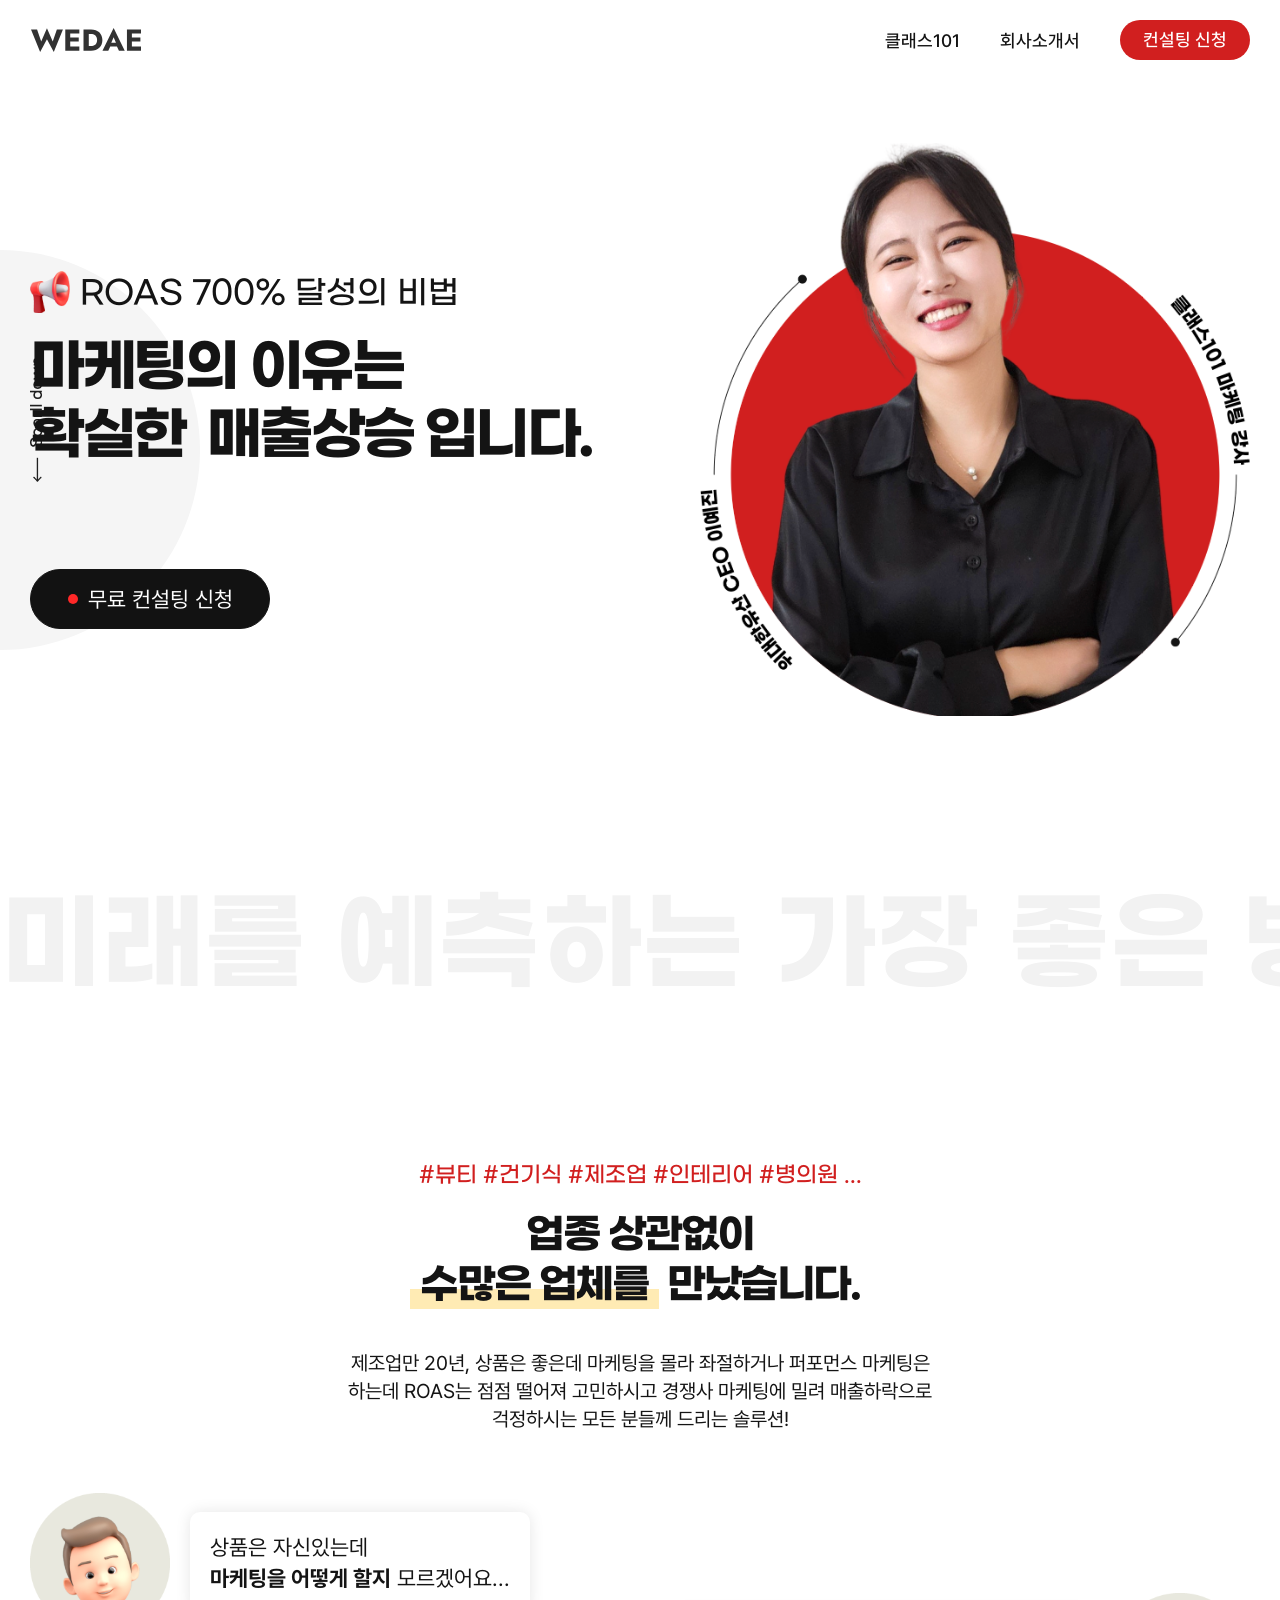
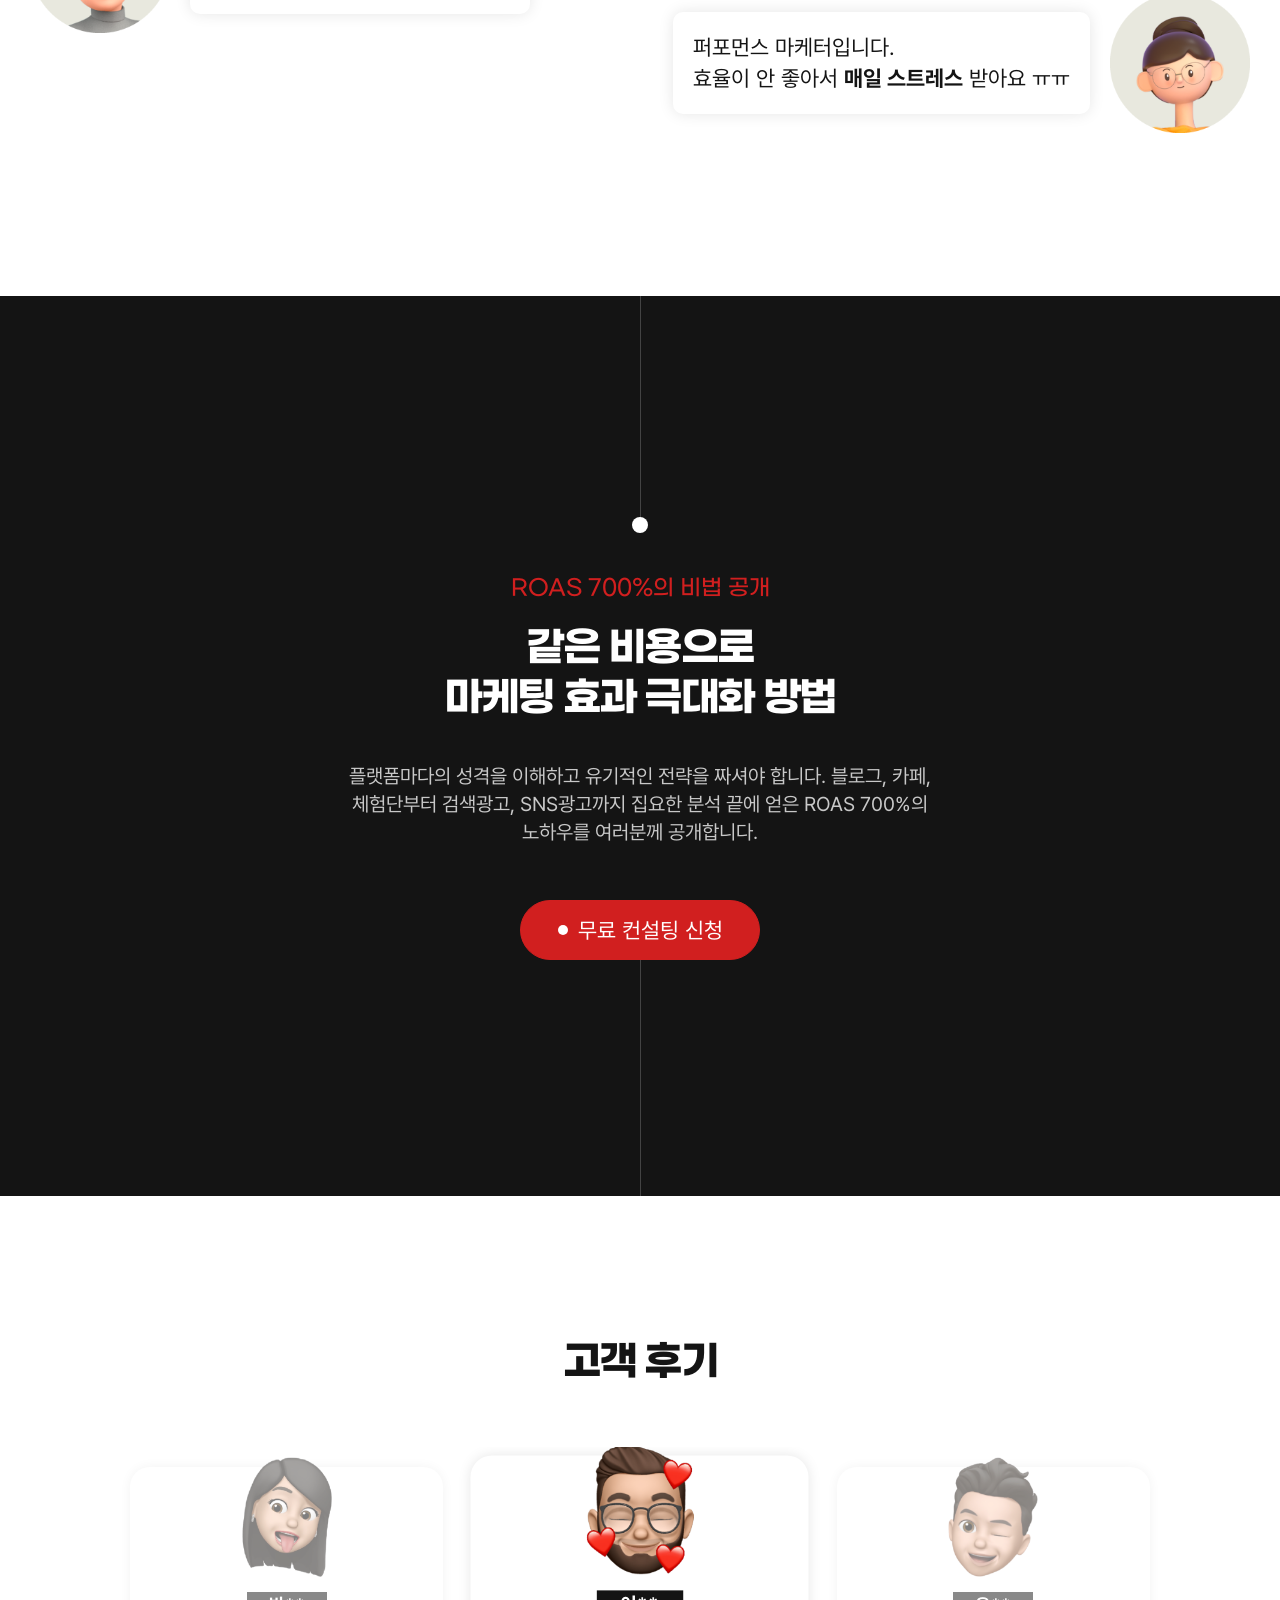
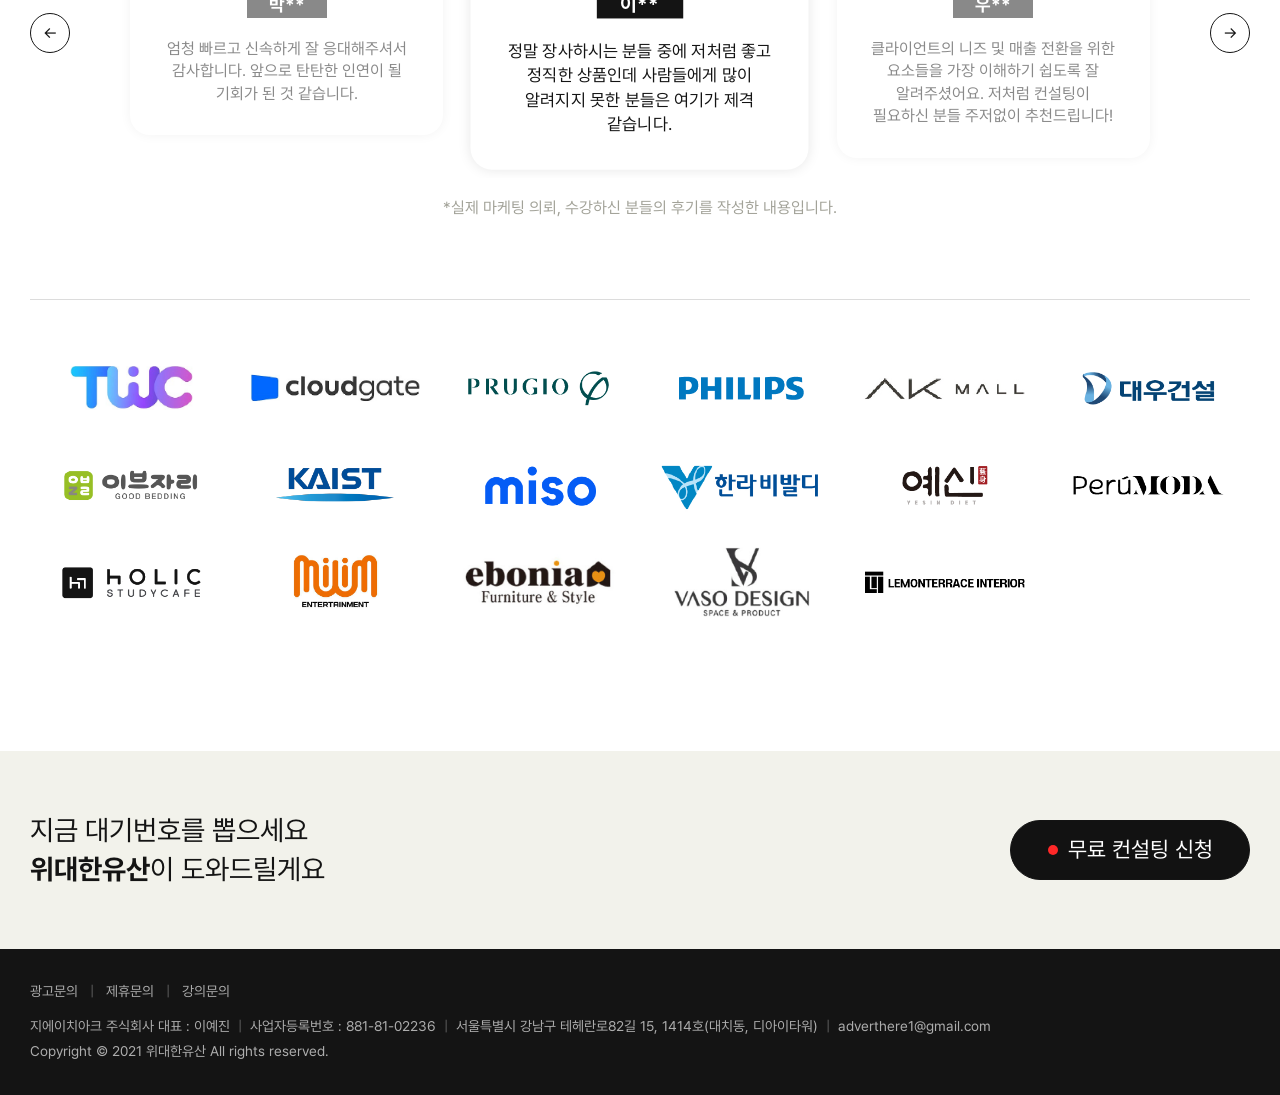
<file: index.html>
<!doctype html>
<html lang="ko">
<head>
  <meta charset="utf-8">
  <meta name="viewport" content="width=device-width, initial-scale=1">
  <meta name="description" content="위대한유산 - ROAS 700% 달성의 비법을 전하는 마케팅 파트너">
  <meta name="theme-color" content="#141414">
  <link rel="canonical" href="https://wedae-han.com/">
  <meta property="og:type" content="website">
  <meta property="og:locale" content="ko_KR">
  <meta property="og:site_name" content="위대한유산">
  <meta property="og:title" content="위대한유산 | 마케팅의 이유는 확실한 매출상승입니다">
  <meta property="og:description" content="ROAS 700% 달성의 비법을 전하는 위대한유산의 마케팅 컨설팅">
  <meta property="og:url" content="https://wedae-han.com/">
  <meta property="og:image" content="https://wedae-han.com/assets/images/og.png">
  <meta property="og:image:width" content="800">
  <meta property="og:image:height" content="400">
  <meta name="twitter:card" content="summary_large_image">
  <meta name="twitter:title" content="위대한유산 | 마케팅의 이유는 확실한 매출상승입니다">
  <meta name="twitter:description" content="ROAS 700% 달성의 비법을 전하는 위대한유산의 마케팅 컨설팅">
  <meta name="twitter:image" content="https://wedae-han.com/assets/images/og.png">
  <title>위대한유산 | 마케팅의 이유는 확실한 매출상승입니다</title>
  <link rel="icon" href="assets/images/favicon.png" type="image/png">
  <link rel="stylesheet" href="styles.css">
  <script src="script.js" defer></script>
</head>
<body>
  <a class="skip-link" href="#main-content">본문으로 바로가기</a>

  <header class="site-header" data-header>
    <div class="site-header__inner container">
      <a class="brand" href="#top" aria-label="위대한유산 홈">
        <img src="assets/images/test-logo.svg" data-logo alt="위대한유산">
      </a>

      <button class="menu-toggle" type="button" aria-expanded="false" aria-controls="site-navigation">
        <span></span><span></span><span></span><span></span>
        <span class="sr-only">메뉴 열기</span>
      </button>

      <nav class="site-nav" id="site-navigation" aria-label="주요 메뉴">
        <a href="https://class101.net/products/SZLCzfTDjW9v9QkLRdBZ" target="_blank" rel="noreferrer">클래스101</a>
        <a href="assets/docs/company-introduction.pdf" download>회사소개서</a>
        <a class="site-nav__cta" href="contact.html">컨설팅 신청</a>
      </nav>
    </div>
  </header>

  <main id="main-content">
    <section class="hero" id="top" aria-labelledby="hero-title">
      <div class="hero__orb" aria-hidden="true"></div>
      <div class="hero__deco" aria-hidden="true"><img src="assets/images/main-deco.png" alt=""></div>
      <div class="container hero__inner">
        <div class="hero__copy">
          <div class="hero__slides" data-hero-slides>
            <article class="hero-slide is-active" data-slide="0">
              <div class="hero__badge reveal"><img src="assets/images/mage-phone.png" alt=""><span>ROAS 700% 달성의 비법</span></div>
              <h1 id="hero-title" class="reveal reveal--delay-1">마케팅의 이유는<br>확실한 <span>매출상승</span>입니다.</h1>
            </article>
            <article class="hero-slide" data-slide="1" aria-hidden="true">
              <div class="hero__badge reveal"><img src="assets/images/mage-phone.png" alt=""><span>온라인 마케팅 클래스</span></div>
              <h1 class="reveal reveal--delay-1">클래스101 오픈 기념<br><span>월 33,600원</span></h1>
            </article>
          </div>
          <a class="round-button round-button--dark reveal reveal--delay-2" href="contact.html"><i aria-hidden="true"></i>무료 컨설팅 신청</a>
        </div>

        <div class="hero__visual reveal reveal--delay-3">
          <img src="assets/images/hero-person.png" alt="위대한유산 마케팅 컨설턴트">
        </div>

        <div class="hero__pager reveal reveal--delay-4" aria-label="히어로 배너 슬라이드">
          <div class="hero__arrows">
            <button type="button" data-hero-prev aria-label="이전 슬라이드"><img src="assets/images/arrow-black.png" alt=""></button>
            <button type="button" data-hero-next aria-label="다음 슬라이드"><img src="assets/images/arrow-black.png" alt=""></button>
          </div>
          <div class="hero__page-line" aria-hidden="true"></div>
          <div class="hero__page-number"><strong data-hero-current>01</strong><span>/02</span></div>
        </div>
      </div>
    </section>

    <section class="slogan" aria-label="위대한유산 슬로건">
      <div class="slogan__track">미래를 예측하는 가장 좋은 방법은 미래를 창조하는 것이다&nbsp;&nbsp;&nbsp;&nbsp; 미래를 예측하는 가장 좋은 방법은 미래를 창조하는 것이다</div>
    </section>

    <div class="intro-scroll-stage">
      <section class="intro section" id="audience" aria-labelledby="audience-title">
        <div class="container">
          <div class="section-heading section-heading--center reveal">
            <p class="section-heading__point">#뷰티 #건기식 #제조업 #인테리어 #병의원 ...</p>
            <h2 id="audience-title">업종 상관없이<br><span>수많은 업체를</span> 만났습니다.</h2>
            <p class="section-heading__copy">제조업만 20년, 상품은 좋은데 마케팅을 몰라 좌절하거나 퍼포먼스 마케팅은 하는데 ROAS는 점점 떨어져 고민하시고 경쟁사 마케팅에 밀려 매출하락으로 걱정하시는 모든 분들께 드리는 솔루션!</p>
          </div>

          <div class="talk-list reveal reveal--delay-2" aria-label="고객의 고민">
            <div class="talk-item">
              <img src="assets/images/talk-01.png" alt="고민하는 고객 일러스트">
              <p>상품은 자신있는데<br><em>마케팅을 어떻게 할지</em> 모르겠어요...</p>
            </div>
            <div class="talk-item talk-item--right">
              <p>퍼포먼스 마케터입니다.<br>효율이 안 좋아서 <em>매일 스트레스</em> 받아요 ㅠㅠ</p>
              <img src="assets/images/talk-02.png" alt="고민하는 고객 일러스트">
            </div>
          </div>
        </div>
      </section>
    </div>

    <section class="method section section--dark" id="method" aria-labelledby="method-title">
      <div class="container method__inner">
        <div class="method__stack">
          <div class="method__line method__line--top" aria-hidden="true"><span></span></div>
          <div class="section-heading section-heading--center section-heading--dark reveal">
            <p class="section-heading__point">ROAS 700%의 비법 공개</p>
            <h2 id="method-title">같은 비용으로<br>마케팅 효과 <span>극대화 방법</span></h2>
            <p class="section-heading__copy">플랫폼마다의 성격을 이해하고 유기적인 전략을 짜셔야 합니다. 블로그, 카페, 체험단부터 검색광고, SNS광고까지 집요한 분석 끝에 얻은 ROAS 700%의 노하우를 여러분께 공개합니다.</p>
          </div>
          <a class="round-button round-button--red reveal reveal--delay-2" href="contact.html"><i aria-hidden="true"></i>무료 컨설팅 신청</a>
          <div class="method__line method__line--bottom" aria-hidden="true"></div>
        </div>
      </div>
    </section>

    <section class="clients section" id="clients" aria-labelledby="clients-title">
      <div class="container">
        <div class="section-heading section-heading--center reveal">
          <h2 id="clients-title">고객 후기</h2>
        </div>

        <div class="review-slider reveal reveal--delay-1" data-review-slider>
          <div class="review-viewport">
            <div class="review-track" data-review-track>
              <article class="review-card is-current">
                <div class="review-card__inner">
                  <div class="review-card__face"><img src="assets/images/review-01.png" alt="고객 후기 작성자"></div>
                  <strong>이**</strong>
                  <p>정말 장사하시는 분들 중에 저처럼 좋고 정직한 상품인데 사람들에게 많이 알려지지 못한 분들은 여기가 제격 같습니다.</p>
                </div>
              </article>
              <article class="review-card">
                <div class="review-card__inner">
                  <div class="review-card__face"><img src="assets/images/review-02.png" alt="고객 후기 작성자"></div>
                  <strong>우**</strong>
                  <p>클라이언트의 니즈 및 매출 전환을 위한 요소들을 가장 이해하기 쉽도록 잘 알려주셨어요. 저처럼 컨설팅이 필요하신 분들 주저없이 추천드립니다!</p>
                </div>
              </article>
              <article class="review-card">
                <div class="review-card__inner">
                  <div class="review-card__face"><img src="assets/images/review-03.png" alt="고객 후기 작성자"></div>
                  <strong>김**</strong>
                  <p>마케팅업체 여기저기 이용해보고 애드버데어 마케팅서비스 이용했는데 기대이상으로 매출도 올라서 2호점도 계약했습니다. ㅎㅎ</p>
                </div>
              </article>
              <article class="review-card">
                <div class="review-card__inner">
                  <div class="review-card__face"><img src="assets/images/review-04.png" alt="고객 후기 작성자"></div>
                  <strong>박**</strong>
                  <p>저비용 고효율로 끝까지 일정 공유해주시고 책임감 있는 모습 감사합니다! 계속 이용할게요!</p>
                </div>
              </article>
              <article class="review-card">
                <div class="review-card__inner">
                  <div class="review-card__face"><img src="assets/images/review-05.png" alt="고객 후기 작성자"></div>
                  <strong>박**</strong>
                  <p>엄청 빠르고 신속하게 잘 응대해주셔서 감사합니다. 앞으로 탄탄한 인연이 될 기회가 된 것 같습니다.</p>
                </div>
              </article>
            </div>
          </div>
          <button class="slider-arrow slider-arrow--prev" type="button" data-review-prev aria-label="이전 후기">←</button>
          <button class="slider-arrow slider-arrow--next" type="button" data-review-next aria-label="다음 후기">→</button>
          <p class="review-note">*실제 마케팅 의뢰, 수강하신 분들의 후기를 작성한 내용입니다.</p>
        </div>

        <div class="coop-grid reveal reveal--delay-2" aria-label="협력사 로고">
          <img src="assets/images/coop-twc.png" alt="TWC">
          <img src="assets/images/coop-cloudgate.png" alt="Cloudgate">
          <img src="assets/images/coop-prugio.png" alt="푸르지오">
          <img src="assets/images/coop-philips.png" alt="Philips">
          <img src="assets/images/coop-akmall.png" alt="AK mall">
          <img src="assets/images/coop-deawoo.png" alt="대우건설">
          <img src="assets/images/coop-eve.png" alt="EVE">
          <img src="assets/images/coop-kaist.png" alt="KAIST">
          <img src="assets/images/coop-miso.png" alt="미소">
          <img src="assets/images/coop-hanla.png" alt="한라">
          <img src="assets/images/coop-yesin.png" alt="예신">
          <img src="assets/images/coop-perumoda.png" alt="Perumoda">
          <img src="assets/images/coop-holic.png" alt="Holic">
          <img src="assets/images/coop-milim.png" alt="밀림">
          <img src="assets/images/coop-ebonia.png" alt="Ebonia">
          <img src="assets/images/coop-vaso.png" alt="Vaso">
          <img src="assets/images/coop-lemon.png" alt="Lemon">
        </div>
      </div>
    </section>

    <section class="contact-cta" id="contact" aria-labelledby="contact-title">
      <div class="container contact-cta__inner">
        <p id="contact-title">지금 대기번호를 뽑으세요<br><em>위대한유산</em>이 도와드릴게요</p>
        <a class="round-button round-button--dark" href="contact.html"><i aria-hidden="true"></i>무료 컨설팅 신청</a>
      </div>
    </section>
  </main>

  <button class="scroll-top" type="button" data-scroll-top aria-label="맨 위로 이동"><img src="assets/images/arrow-white.png" alt=""></button>

  <footer class="site-footer">
    <div class="container">
      <div class="site-footer__links"><a href="contact.html">광고문의</a><span>|</span><a href="contact.html">제휴문의</a><span>|</span><a href="contact.html">강의문의</a></div>
      <p>지에이치아크 주식회사 대표 : 이예진 <span>|</span> 사업자등록번호 : 881-81-02236 <span>|</span> 서울특별시 강남구 테헤란로82길 15, 1414호(대치동, 디아이타워) <span>|</span> <a href="mailto:adverthere1@gmail.com">adverthere1@gmail.com</a></p>
      <p>Copyright © 2021 위대한유산 All rights reserved.</p>
    </div>
  </footer>
</body>
</html>
</file>
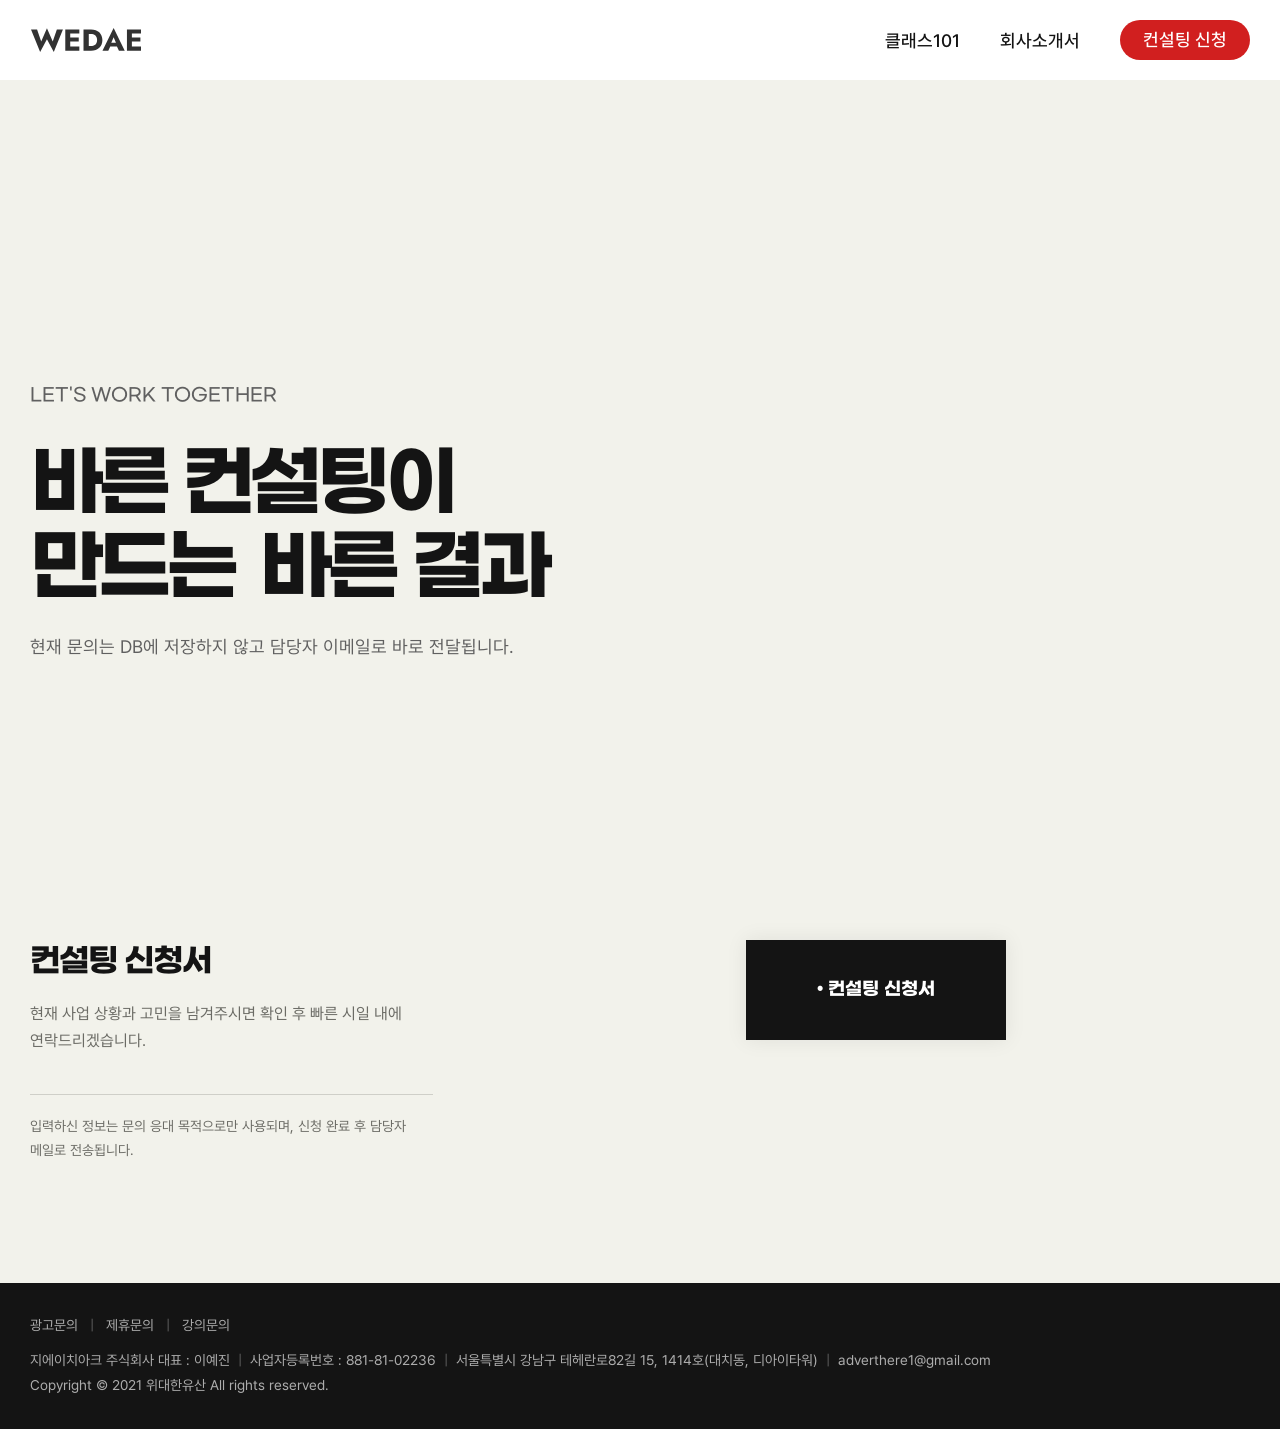
<file: contact.html>
<!doctype html>
<html lang="ko">
<head>
  <meta charset="utf-8">
  <meta name="viewport" content="width=device-width, initial-scale=1">
  <meta name="description" content="위대한유산 무료 컨설팅 신청">
  <meta name="theme-color" content="#f2f2eb">
  <link rel="canonical" href="https://wedae-han.com/contact.html">
  <meta property="og:type" content="website">
  <meta property="og:locale" content="ko_KR">
  <meta property="og:site_name" content="위대한유산">
  <meta property="og:title" content="무료 컨설팅 신청 | 위대한유산">
  <meta property="og:description" content="현재 사업 상황과 고민을 남겨주시면 위대한유산이 확인 후 연락드리겠습니다.">
  <meta property="og:url" content="https://wedae-han.com/contact.html">
  <meta property="og:image" content="https://wedae-han.com/assets/images/og.png">
  <meta property="og:image:width" content="800">
  <meta property="og:image:height" content="400">
  <meta name="twitter:card" content="summary_large_image">
  <meta name="twitter:title" content="무료 컨설팅 신청 | 위대한유산">
  <meta name="twitter:description" content="현재 사업 상황과 고민을 남겨주시면 위대한유산이 확인 후 연락드리겠습니다.">
  <meta name="twitter:image" content="https://wedae-han.com/assets/images/og.png">
  <title>컨설팅 신청 | 위대한유산</title>
  <link rel="icon" href="assets/images/favicon.png" type="image/png">
  <link rel="stylesheet" href="styles.css">
  <script src="script.js" defer></script>
</head>
<body class="contact-page">
  <a class="skip-link" href="#contact-form">문의 폼으로 바로가기</a>

  <header class="site-header" data-header>
    <div class="site-header__inner container">
      <a class="brand" href="index.html#top" aria-label="위대한유산 홈">
        <img src="assets/images/test-logo.svg" data-logo alt="위대한유산">
      </a>
      <button class="menu-toggle" type="button" aria-expanded="false" aria-controls="site-navigation">
        <span></span><span></span><span></span><span></span>
        <span class="sr-only">메뉴 열기</span>
      </button>
      <nav class="site-nav" id="site-navigation" aria-label="주요 메뉴">
        <a href="https://class101.net/products/SZLCzfTDjW9v9QkLRdBZ" target="_blank" rel="noreferrer">클래스101</a>
        <a href="assets/docs/company-introduction.pdf" download>회사소개서</a>
        <a class="site-nav__cta" href="#contact-form">컨설팅 신청</a>
      </nav>
    </div>
  </header>

  <main class="contact-main">
    <section class="contact-intro container" aria-labelledby="contact-title">
      <p class="section-heading__point reveal">LET'S WORK TOGETHER</p>
      <h1 id="contact-title" class="reveal reveal--delay-1">바른 컨설팅이<br>만드는 <span>바른 결과</span></h1>
      <p class="reveal reveal--delay-2">현재 문의는 DB에 저장하지 않고 담당자 이메일로 바로 전달됩니다.</p>
    </section>

    <section class="container contact-form-wrap" id="contact-form">
      <div class="contact-side">
        <h2>컨설팅 신청서</h2>
        <p>현재 사업 상황과 고민을 남겨주시면 확인 후 빠른 시일 내에 연락드리겠습니다.</p>
        <p class="contact-side__note">입력하신 정보는 문의 응대 목적으로만 사용되며, 신청 완료 후 담당자 메일로 전송됩니다.</p>
      </div>

      <form class="contact-form" action="https://formsubmit.co/ajax/adverthere1@gmail.com" method="POST" data-contact-panel data-contact-form>
        <input type="hidden" name="_subject" value="[위대한유산] 무료 컨설팅 신청">
        <input type="hidden" name="_template" value="table">
        <input type="hidden" name="_captcha" value="false">
        <input type="hidden" name="_url" value="https://winawon02.github.io/new_home/contact.html">
        <input type="hidden" name="_replyto" value="">
        <input type="text" name="_honey" tabindex="-1" autocomplete="off" style="display:none">

        <fieldset class="form-fieldset">
          <legend>문의 유형 <small>*</small></legend>
          <div class="choice-list">
            <label class="choice"><input type="radio" name="문의 유형" value="종합 마케팅" required><span>종합 마케팅</span></label>
            <label class="choice"><input type="radio" name="문의 유형" value="바이럴 마케팅"><span>바이럴 마케팅</span></label>
            <label class="choice"><input type="radio" name="문의 유형" value="퍼포먼스 마케팅"><span>퍼포먼스 마케팅</span></label>
            <label class="choice"><input type="radio" name="문의 유형" value="기타 문의"><span>기타 문의</span></label>
          </div>
        </fieldset>

        <fieldset class="form-fieldset">
          <div class="form-grid">
            <div class="form-field">
              <label class="form-label" for="contact-company">회사명(업종) <small>*</small></label>
              <input class="form-control" id="contact-company" name="회사명(업종)" type="text" placeholder="회사명 또는 업종을 입력해주세요" required>
            </div>
            <div class="form-field">
              <label class="form-label" for="contact-name">담당자명 <small>*</small></label>
              <input class="form-control" id="contact-name" name="담당자명" type="text" placeholder="이름을 입력해주세요" required>
            </div>
            <div class="form-field">
              <label class="form-label" for="contact-tel">연락처 <small>*</small></label>
              <input class="form-control" id="contact-tel" name="연락처" type="tel" inputmode="tel" placeholder="010-0000-0000" required>
            </div>
            <div class="form-field">
              <label class="form-label" for="contact-email">이메일 <small>*</small></label>
              <input class="form-control" id="contact-email" name="이메일" type="email" placeholder="답변받을 이메일을 입력해주세요" required>
            </div>
          </div>
        </fieldset>

        <fieldset class="form-fieldset form-fieldset--inline">
          <legend>현재 마케팅 진행 여부</legend>
          <div class="choice-list">
            <label class="choice"><input type="radio" name="현재 마케팅 진행 여부" value="진행 중"><span>진행 중</span></label>
            <label class="choice"><input type="radio" name="현재 마케팅 진행 여부" value="진행 전"><span>진행 전</span></label>
            <label class="choice"><input type="radio" name="현재 마케팅 진행 여부" value="중단 상태"><span>중단 상태</span></label>
          </div>
        </fieldset>

        <div class="form-field form-field--full form-field--inline">
          <label class="form-label" for="contact-budget">월 마케팅 예산</label>
          <select class="form-control" id="contact-budget" name="월 마케팅 예산">
            <option value="">선택해주세요</option>
            <option value="월 100만원 미만">월 100만원 미만</option>
            <option value="월 100~300만원">월 100~300만원</option>
            <option value="월 300~500만원">월 300~500만원</option>
            <option value="월 500만원 이상">월 500만원 이상</option>
          </select>
        </div>

        <div class="form-field form-field--full form-field--message">
          <label class="form-label" for="contact-message">문의 내용 <small>*</small></label>
          <textarea class="form-control form-control--memo" id="contact-message" name="문의 내용" maxlength="200" placeholder="문의하실 내용을 작성해주세요" required></textarea>
        </div>

        <label class="form-agree"><input type="checkbox" name="개인정보 수집 및 이용 동의" value="동의" required><span>개인정보 수집 및 이용에 동의합니다. 입력한 정보는 문의 응대 목적으로만 사용됩니다.</span></label>
        <div class="form-submit"><button class="round-button round-button--dark" type="submit"><i aria-hidden="true"></i>신청하기</button></div>
        <p class="form-status" data-contact-status role="status" aria-live="polite"></p>
      </form>
    </section>
  </main>

  <footer class="site-footer">
    <div class="container">
      <div class="site-footer__links"><a href="contact.html">광고문의</a><span>|</span><a href="contact.html">제휴문의</a><span>|</span><a href="contact.html">강의문의</a></div>
      <p>지에이치아크 주식회사 대표 : 이예진 <span>|</span> 사업자등록번호 : 881-81-02236 <span>|</span> 서울특별시 강남구 테헤란로82길 15, 1414호(대치동, 디아이타워) <span>|</span> <a href="mailto:adverthere1@gmail.com">adverthere1@gmail.com</a></p>
      <p>Copyright © 2021 위대한유산 All rights reserved.</p>
    </div>
  </footer>
</body>
</html>
</file>
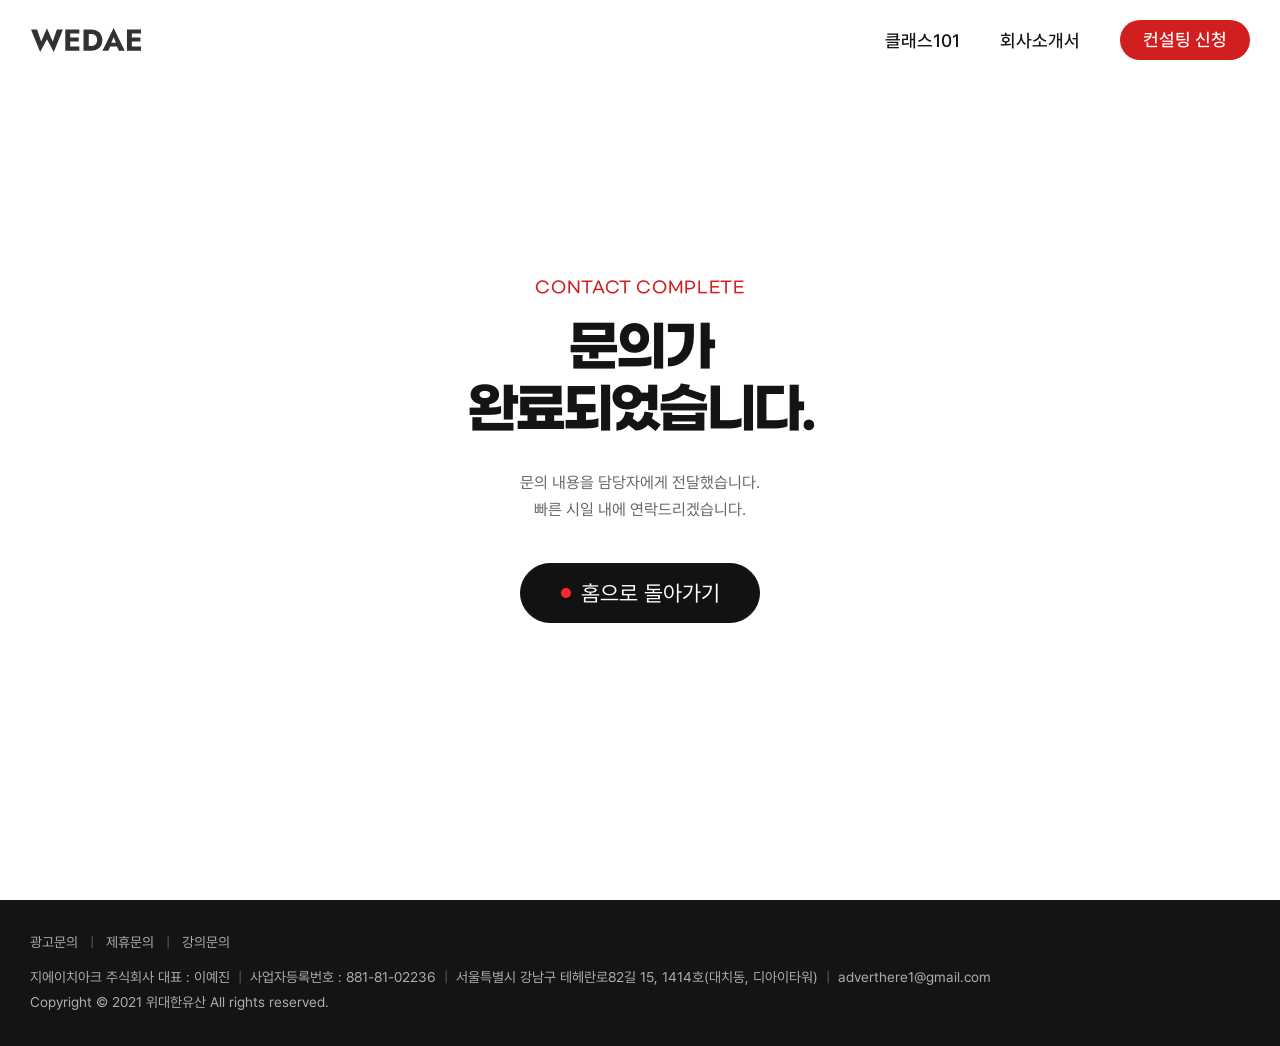
<file: success.html>
<!doctype html>
<html lang="ko">
<head>
  <meta charset="utf-8">
  <meta name="viewport" content="width=device-width, initial-scale=1">
  <meta name="description" content="위대한유산 문의 접수 완료">
  <meta name="theme-color" content="#f2f2eb">
  <link rel="canonical" href="https://wedae-han.com/success.html">
  <meta property="og:type" content="website">
  <meta property="og:locale" content="ko_KR">
  <meta property="og:site_name" content="위대한유산">
  <meta property="og:title" content="문의 완료 | 위대한유산">
  <meta property="og:description" content="위대한유산 무료 컨설팅 문의가 접수되었습니다.">
  <meta property="og:url" content="https://wedae-han.com/success.html">
  <meta property="og:image" content="https://wedae-han.com/assets/images/og.png">
  <meta property="og:image:width" content="800">
  <meta property="og:image:height" content="400">
  <meta name="twitter:card" content="summary_large_image">
  <meta name="twitter:title" content="문의 완료 | 위대한유산">
  <meta name="twitter:description" content="위대한유산 무료 컨설팅 문의가 접수되었습니다.">
  <meta name="twitter:image" content="https://wedae-han.com/assets/images/og.png">
  <title>문의 완료 | 위대한유산</title>
  <link rel="icon" href="assets/images/favicon.png" type="image/png">
  <link rel="stylesheet" href="styles.css">
  <script src="script.js" defer></script>
</head>
<body class="success-page">
  <header class="site-header" data-header>
    <div class="site-header__inner container">
      <a class="brand" href="index.html#top" aria-label="위대한유산 홈"><img src="assets/images/test-logo.svg" data-logo alt="위대한유산"></a>
      <button class="menu-toggle" type="button" aria-expanded="false" aria-controls="site-navigation">
        <span></span><span></span><span></span><span></span>
        <span class="sr-only">메뉴 열기</span>
      </button>
      <nav class="site-nav" id="site-navigation" aria-label="주요 메뉴">
        <a href="https://class101.net/products/SZLCzfTDjW9v9QkLRdBZ" target="_blank" rel="noreferrer">클래스101</a>
        <a href="assets/docs/company-introduction.pdf" download>회사소개서</a>
        <a class="site-nav__cta" href="contact.html">컨설팅 신청</a>
      </nav>
    </div>
  </header>

  <main class="success-main container">
    <section class="success-card" aria-labelledby="success-title">
      <p class="success-card__eyebrow">CONTACT COMPLETE</p>
      <h1 id="success-title">문의가<br><span>완료되었습니다.</span></h1>
      <p class="success-card__copy">문의 내용을 담당자에게 전달했습니다.<br>빠른 시일 내에 연락드리겠습니다.</p>
      <a class="round-button round-button--dark" href="index.html"><i aria-hidden="true"></i>홈으로 돌아가기</a>
    </section>
  </main>

  <footer class="site-footer">
    <div class="container">
      <div class="site-footer__links"><a href="contact.html">광고문의</a><span>|</span><a href="contact.html">제휴문의</a><span>|</span><a href="contact.html">강의문의</a></div>
      <p>지에이치아크 주식회사 대표 : 이예진 <span>|</span> 사업자등록번호 : 881-81-02236 <span>|</span> 서울특별시 강남구 테헤란로82길 15, 1414호(대치동, 디아이타워) <span>|</span> <a href="mailto:adverthere1@gmail.com">adverthere1@gmail.com</a></p>
      <p>Copyright © 2021 위대한유산 All rights reserved.</p>
    </div>
  </footer>
</body>
</html>
</file>
<file: styles.css>
@charset "UTF-8";

@font-face { font-family: "Gmarket Sans"; src: url("assets/fonts/gmarket-light.otf") format("opentype"); font-weight: 300; font-display: swap; }
@font-face { font-family: "Gmarket Sans"; src: url("assets/fonts/gmarket-medium.otf") format("opentype"); font-weight: 500; font-display: swap; }
@font-face { font-family: "Gmarket Sans"; src: url("assets/fonts/gmarket-bold.otf") format("opentype"); font-weight: 700; font-display: swap; }
@font-face { font-family: "Pretendard"; src: url("assets/fonts/pretendard-regular.otf") format("opentype"); font-weight: 400; font-display: swap; }
@font-face { font-family: "Pretendard"; src: url("assets/fonts/pretendard-medium.otf") format("opentype"); font-weight: 500; font-display: swap; }
@font-face { font-family: "Pretendard"; src: url("assets/fonts/pretendard-bold.otf") format("opentype"); font-weight: 700; font-display: swap; }

:root { --ink: #141414; --red: #d11f1f; --light-red: #ff2828; --ivory: #f2f2eb; --line: #dcdcdc; --muted: #a2a298; --max-width: 1400px; }
* { box-sizing: border-box; }
html { scroll-behavior: smooth; }
body { margin: 0; overflow-x: hidden; color: var(--ink); background: #fff; font-family: "Pretendard", sans-serif; font-size: 16px; line-height: 1.5; word-break: keep-all; -webkit-font-smoothing: antialiased; }
body.menu-open { overflow: hidden; }
a { color: inherit; text-decoration: none; }
button { color: inherit; font: inherit; }
img { display: block; max-width: 100%; }
.container { width: min(var(--max-width), calc(100% - 60px)); margin: 0 auto; }
.sr-only { position: absolute; width: 1px; height: 1px; padding: 0; margin: -1px; overflow: hidden; clip: rect(0, 0, 0, 0); white-space: nowrap; border: 0; }
.skip-link { position: fixed; top: 12px; left: 12px; z-index: 20; padding: 8px 14px; color: #fff; background: var(--ink); transform: translateY(-150%); transition: transform .2s; }
.skip-link:focus { transform: translateY(0); }
.reveal { opacity: 0; transform: translateY(55px); transition: opacity .7s ease, transform .7s ease; transition-delay: var(--reveal-delay, 0s); will-change: opacity, transform; }
.reveal.is-visible { opacity: 1; transform: none; }
.reveal--delay-1 { --reveal-delay: .1s; }
.reveal--delay-2 { --reveal-delay: .2s; }
.reveal--delay-3 { --reveal-delay: .3s; }
.reveal--delay-4 { --reveal-delay: .4s; }

.site-header { position: fixed; z-index: 10; top: 0; left: 0; width: 100%; height: 80px; background: #fff; transition: background-color .25s, color .25s; }
.site-header.is-dark { color: #fff; background: var(--ink); }
.site-header__inner { display: flex; align-items: center; justify-content: space-between; height: 100%; }
.brand { display: flex; align-items: center; height: 28px; }
.brand img { width: 112px; height: 24px; object-fit: contain; }
.site-nav { display: flex; align-items: center; gap: 40px; font-size: 18px; font-weight: 500; }
.site-nav a { transition: color .2s, background-color .2s; }
.site-nav a:hover, .site-nav a:focus-visible { color: var(--red); }
.site-nav__cta { width: 130px; color: #fff !important; text-align: center; line-height: 40px; border-radius: 999px; background: var(--red); }
.menu-toggle { display: none; position: relative; z-index: 12; width: 28px; height: 24px; padding: 0; border: 0; background: transparent; cursor: pointer; }
.menu-toggle > span:not(.sr-only) { position: absolute; left: 0; width: 28px; height: 3px; border-radius: 999px; background: currentColor; transition: transform .25s, opacity .25s; }
.menu-toggle > span:nth-child(1) { top: 0; width: 20px; }
.menu-toggle > span:nth-child(2) { top: 7px; }
.menu-toggle > span:nth-child(3) { top: 14px; }
.menu-toggle > span:nth-child(4) { top: 21px; right: 0; left: auto; width: 20px; }
.menu-toggle[aria-expanded="true"] > span:nth-child(1), .menu-toggle[aria-expanded="true"] > span:nth-child(4) { opacity: 0; }
.menu-toggle[aria-expanded="true"] > span:nth-child(2) { transform: translateY(3px) rotate(45deg); }
.menu-toggle[aria-expanded="true"] > span:nth-child(3) { transform: translateY(-4px) rotate(-45deg); }

.hero { position: relative; overflow: hidden; padding-top: 80px; }
.hero__inner { position: relative; display: grid; grid-template-columns: minmax(0, 1fr) minmax(360px, 550px); align-items: center; min-height: 760px; padding-bottom: 60px; }
.hero__copy { position: relative; z-index: 2; padding: 80px 0 40px; }
.hero__slides { width: min(650px, 100%); padding-bottom: 20px; overflow: hidden; }
.hero-slide { display: none; animation: slide-in .45s ease both; }
.hero-slide.is-active { display: block; }
.hero__badge { display: flex; align-items: center; gap: 10px; margin-bottom: 20px; font: 500 32px/1.2 "Gmarket Sans", sans-serif; }
.hero__badge img { width: 40px; }
.hero h1 { margin: 0; font: 700 clamp(40px, 4.45vw, 62px)/1.2 "Gmarket Sans", sans-serif; letter-spacing: -.06em; }
.hero h1 span { position: relative; display: inline-block; padding: 0 10px; }
.hero h1 span::after { content: ""; position: absolute; right: 2%; bottom: -13px; left: auto; width: 0; height: 4px; background: var(--red); border-radius: 4px; animation: hero-line-wipe 3s infinite; }
.round-button { display: flex; align-items: center; justify-content: center; width: 240px; height: 60px; gap: 10px; border: 1px solid var(--ink); border-radius: 999px; font-size: 22px; transition: color .2s, border-color .2s, background-color .2s, transform .2s; }
.round-button:hover, .round-button:focus-visible { transform: translateY(-2px); }
.round-button i { width: 10px; height: 10px; border-radius: 50%; background: var(--light-red); }
.round-button--dark { margin-top: 80px; color: #fff; background: #121212; }
.round-button--dark:hover, .round-button--dark:focus-visible { color: #fff; border-color: var(--red); background: var(--red); }
.round-button--red { color: #fff; border-color: var(--red); background: var(--red); }
.round-button--red i { background: #fff; }
.hero__visual { position: relative; z-index: 1; width: min(100%, 550px); justify-self: end; }
.hero__visual img { width: 100%; }
.hero__orb { position: absolute; top: 250px; left: -200px; width: 400px; height: 400px; border-radius: 50%; background: #f5f5f5; }
.hero__deco { position: absolute; top: 0; left: 30px; display: flex; align-items: center; height: 100%; }
.hero__deco img { width: 12px; }
.hero__pager { position: absolute; right: 0; bottom: 0; left: 0; z-index: 3; display: flex; align-items: center; height: 60px; }
.hero__arrows { display: flex; align-items: center; gap: 10px; margin-right: 20px; }
.hero__arrows button { display: grid; width: 50px; height: 50px; padding: 5px; place-items: center; border: 1px solid var(--ink); border-radius: 50%; background: #fff; opacity: .22; cursor: pointer; transition: opacity .2s, background .2s; }
.hero__arrows button:hover, .hero__arrows button:focus-visible { opacity: 1; }
.hero__arrows button:first-child img { transform: rotate(-90deg); }
.hero__arrows button:last-child img { transform: rotate(90deg); }
.hero__arrows img { width: 35%; }
.hero__page-line { flex: 1; height: 4px; background: repeating-linear-gradient(90deg, var(--line) 0 6px, transparent 6px 15px); }
.hero__page-number { position: relative; margin-left: 20px; padding-right: 28px; }
.hero__page-number strong { font: 600 32px/1 "Gmarket Sans", sans-serif; }
.hero__page-number span { position: absolute; right: 0; bottom: -7px; color: #b4b4b4; font-size: 18px; }
@keyframes slide-in { from { opacity: 0; transform: translateX(20px); } to { opacity: 1; transform: none; } }
@keyframes hero-line-wipe {
  0% { right: calc(2% + 100%); width: 0; }
  35% { right: 2%; width: 100%; }
  70% { right: 2%; width: 0; }
  100% { right: 2%; width: 0; }
}
@keyframes method-highlight-loop {
  0%, 18% { transform: scaleX(0); }
  48%, 72% { transform: scaleX(1); }
  100% { transform: scaleX(0); }
}

.slogan { overflow: hidden; margin-top: 50px; color: #f2f2f2; white-space: nowrap; }
.slogan__track { width: max-content; font: 700 clamp(58px, 8.3vw, 120px)/1 "Gmarket Sans", sans-serif; animation: marquee 30s linear infinite; }
@keyframes marquee { to { transform: translateX(-50%); } }
.section { padding: 140px 0; }
.intro-scroll-stage { position: relative; min-height: 100vh; }
.intro-scroll-stage.is-pinned { padding-bottom: 100vh; }
.intro { position: relative; z-index: 1; display: flex; height: 100vh; min-height: 100vh; align-items: center; padding: 80px 0; }
.intro.is-pinned { position: fixed; top: 0; left: 0; width: 100%; }
.section-heading--center { text-align: center; }
.section-heading__point { margin: 0 0 20px; color: var(--red); font: 500 22px/1.3 "Gmarket Sans", sans-serif; }
.section-heading h2 { position: relative; z-index: 1; margin: 0; font: 700 clamp(32px, 3.15vw, 44px)/1.25 "Gmarket Sans", sans-serif; letter-spacing: -.06em; }
.section-heading h2 span { position: relative; display: inline-block; z-index: 0; }
.section-heading h2 span::after { content: ""; position: absolute; z-index: -1; right: -10px; bottom: 0; left: -10px; height: 20px; background: #ffebb4; }
.intro .section-heading h2 span { margin-right: 10px; }
.section-heading__copy { max-width: 600px; margin: 40px auto 0; font-size: 20px; line-height: 1.4; word-break: keep-all; }
.talk-list { margin-top: 60px; }
.talk-item { display: flex; align-items: center; }
.talk-item + .talk-item { justify-content: flex-end; margin-top: -40px; }
.talk-item img { width: 140px; }
.talk-item:first-child img { margin-right: 20px; }
.talk-item:last-child img { margin-left: 20px; }
.talk-item p { margin: 0; padding: 20px; border-radius: 10px; box-shadow: 0 0 15px rgba(0, 0, 0, .1); font-size: 22px; font-weight: 400; line-height: 1.4; overflow-wrap: normal; }
.talk-item em { font-style: normal; font-weight: 700; }

.section--dark { position: relative; overflow: hidden; color: #fff; background: var(--ink); }
.method { z-index: 2; min-height: 700px; height: 100vh; padding: 0; }
.method__inner { display: flex; align-items: center; justify-content: center; height: 100%; min-height: 0; }
.method__stack { width: 100%; text-align: center; }
.section-heading--dark h2 { color: #fff; }
.section-heading--dark h2 span::after { background: var(--red); }
.method .section-heading--dark { padding-top: 40px; }
.method .section-heading--dark h2 span::after { transform: scaleX(0); transform-origin: right center; }
.method .section-heading--dark.is-visible h2 span::after { animation: method-highlight-loop 3.4s cubic-bezier(.22, .61, .36, 1) .15s infinite; }
.section-heading--dark .section-heading__copy { color: #c8c8c8; font-weight: 300; }
.method__line { position: relative; width: 1px; height: 50vh; margin: 0 auto; background: rgba(255, 255, 255, .2); }
.method__line span { position: absolute; bottom: 0; left: 50%; width: 16px; height: 16px; border-radius: 50%; background: #fff; transform: translateX(-50%); }
.method .round-button { margin: 54px auto 0; }

.clients { padding-bottom: 100px; }
.review-slider { position: relative; margin-top: 60px; padding: 0 80px; }
.review-viewport { overflow: hidden; }
.review-track { display: flex; align-items: flex-start; transition: transform .45s ease; }
.review-card { display: flex; flex: 0 0 33.333%; align-self: flex-start; padding: 20px; opacity: .5; transition: opacity .35s, transform .35s; }
.review-card.is-current { opacity: 1; transform: scale(1.08); }
.review-card__inner { position: relative; width: 100%; min-height: 0; padding: 125px 30px 30px; border-radius: 20px; box-shadow: 0 0 12px rgba(0, 0, 0, .1); text-align: center; }
.review-card__face { position: absolute; top: -10px; right: 0; left: 0; text-align: center; }
.review-card__face img { width: 120px; margin: 0 auto; }
.review-card strong { display: inline-block; width: 80px; height: 26px; color: #fff; background: var(--ink); font-size: 18px; font-weight: 600; line-height: 26px; }
.review-card p { margin: 20px 0 0; font-size: 16px; line-height: 1.4; word-break: keep-all; }
.slider-arrow { position: absolute; top: 50%; width: 40px; height: 40px; border: 1px solid var(--ink); border-radius: 50%; background: #fff; cursor: pointer; transform: translateY(-50%); }
.slider-arrow:hover, .slider-arrow:focus-visible { color: #fff; background: var(--ink); }
.slider-arrow:disabled { cursor: default; opacity: .25; }
.slider-arrow--prev { left: 0; }
.slider-arrow--next { right: 0; }
.review-note { margin: 18px 0 0; color: var(--muted); font-size: 16px; font-weight: 300; text-align: center; }
.coop-grid { display: grid; grid-template-columns: repeat(6, 1fr); margin-top: 80px; padding-top: 40px; border-top: 1px solid var(--line); }
.coop-grid img { width: 100%; padding: 10px; object-fit: contain; }

.contact-cta { margin-top: 20px; background: var(--ivory); }
.contact-cta__inner { display: flex; align-items: center; justify-content: space-between; gap: 30px; padding: 60px 0; }
.contact-cta p { margin: 0; font: 300 28px/1.4 "Pretendard", sans-serif; }
.contact-cta em { font-style: normal; font-weight: 700; }
.contact-cta .round-button { margin: 0; }
.scroll-top { position: fixed; right: 30px; bottom: 30px; z-index: 4; display: grid; width: 50px; height: 50px; padding: 0; place-items: center; border: 1px solid #fff; background: var(--ink); cursor: pointer; opacity: 0; pointer-events: none; transition: opacity .2s; }
.scroll-top.is-visible { opacity: 1; pointer-events: auto; }
.scroll-top img { width: 12px; }
.site-footer { padding: 30px 0; color: #adadad; background: #141414; font-size: 14px; font-weight: 300; line-height: 1.8; }
.site-footer p { margin: 0; }
.site-footer__links { display: flex; gap: 8px; margin-bottom: 10px; }
.site-footer a:hover, .site-footer a:focus-visible { color: #fff; }
.site-footer span { margin: 0 4px; color: #5e5e5e; }

.contact-page { background: var(--ivory); }
.success-page { background: #fff; }
.contact-main { padding: 80px 0 120px; }
.contact-intro { display: flex; min-height: calc(100vh - 80px); flex-direction: column; justify-content: center; margin-bottom: 40px; padding: 100px 0 60px; }
.contact-intro h1 { margin: 0; font: 700 clamp(42px, 6vw, 82px)/1.1 "Gmarket Sans", sans-serif; letter-spacing: -.08em; }
.contact-intro h1 span { position: relative; display: inline-block; padding: 0 10px; }
.contact-intro h1 span::after { content: ""; position: absolute; right: 2%; bottom: 0; left: auto; z-index: -1; width: 0; height: 25px; background: var(--red); animation: hero-line-wipe 3s infinite; }
.contact-intro p { margin: 24px 0 0; color: #606060; font-size: 18px; }
.contact-intro .section-heading__point { margin-bottom: 32px; }
.contact-form-wrap { display: grid; grid-template-columns: .7fr 1.3fr; gap: 70px; align-items: start; min-width: 0; }
.contact-side h2 { margin: 0; font: 700 32px/1.25 "Gmarket Sans", sans-serif; letter-spacing: -.06em; }
.contact-side p { margin: 20px 0 0; color: #6b6b65; line-height: 1.7; word-break: keep-all; }
.contact-side__note { margin-top: 40px !important; padding-top: 20px; border-top: 1px solid #cfcfc8; font-size: 14px; }
.contact-form { position: relative; width: 100%; min-width: 0; max-height: 1600px; padding: 42px; overflow: hidden; background: #fff; box-shadow: 0 0 20px rgba(0, 0, 0, .08); transition: width .7s cubic-bezier(.22, .61, .36, 1), max-width .7s cubic-bezier(.22, .61, .36, 1), max-height .8s cubic-bezier(.22, .61, .36, 1), padding .8s cubic-bezier(.22, .61, .36, 1); }
.contact-form::before { content: "•  컨설팅 신청서"; position: absolute; inset: 0; z-index: 2; display: flex; align-items: center; justify-content: center; color: #fff; font: 700 18px/1.3 "Gmarket Sans", sans-serif; background: var(--ink); opacity: 0; pointer-events: none; transition: opacity .25s ease; }
.contact-form > * { position: relative; z-index: 1; visibility: hidden; opacity: 0; transform: translateY(18px); transition: opacity .55s ease, transform .55s ease, visibility 0s linear .55s; }
.contact-form.is-collapsed { width: 260px; max-width: 260px; max-height: 100px; padding: 0 20px; margin-right: auto; margin-left: auto; }
.contact-form.is-collapsed::before { opacity: 1; }
.contact-form.is-collapsed > * { transition-delay: 0s; }
.contact-form.is-width-expanded { width: 100%; max-width: none; max-height: 100px; padding: 0 20px; }
.contact-form.is-width-expanded::before { transition-delay: .25s; }
.contact-form.is-width-expanded.is-height-expanded { max-height: 1600px; padding: 42px; }
.contact-form.is-content-visible > * { visibility: visible; opacity: 1; transform: none; transition-delay: 0s; }
.contact-form.is-expanded { width: 100%; max-width: none; }
.form-fieldset { margin: 0; padding: 0 0 28px; border: 0; border-bottom: 1px solid var(--line); }
.form-fieldset + .form-fieldset { padding-top: 28px; }
.form-fieldset legend, .form-label { display: block; margin-bottom: 12px; font: 700 16px/1.3 "Gmarket Sans", sans-serif; }
.form-label small, .form-fieldset legend small { color: var(--red); font: 400 12px/1.3 "Pretendard", sans-serif; }
.form-fieldset--inline { overflow: hidden; padding: 20px 0; }
.form-fieldset--inline legend { float: left; width: 200px; margin: 0; }
.form-fieldset--inline .choice-list { margin-left: 220px; }
.form-grid { display: grid; grid-template-columns: repeat(2, 1fr); gap: 22px 20px; }
.form-control { width: 100%; min-height: 48px; padding: 12px 14px; border: 1px solid #cfcfcf; border-radius: 5px; outline: 0; background: #fff; font: 400 15px/1.4 "Pretendard", sans-serif; }
.form-control:focus { border-color: var(--ink); box-shadow: 0 0 0 2px rgba(209, 31, 31, .12); }
.form-control::placeholder { color: #a5a5a0; }
.form-field { min-width: 0; }
.form-field--full { grid-column: 1 / -1; }
.choice-list { display: flex; min-width: 0; flex-wrap: wrap; gap: 10px; }
.choice { position: relative; }
.choice input { position: absolute; opacity: 0; pointer-events: none; }
.choice span { display: inline-flex; min-height: 40px; align-items: center; padding: 8px 16px; border: 1px solid #cfcfcf; border-radius: 999px; color: #555; cursor: pointer; transition: color .2s, border-color .2s, background-color .2s; }
.choice input:checked + span { color: #fff; border-color: var(--red); background: var(--red); }
.choice input:focus-visible + span { outline: 2px solid var(--red); outline-offset: 2px; }
.form-control--memo { min-height: 160px; resize: vertical; }
.form-field--inline { display: flex; align-items: center; gap: 20px; padding: 20px 0; border-bottom: 1px solid var(--line); }
.form-field--inline .form-label { flex: 0 0 200px; margin: 0; }
.form-field--inline .form-control { flex: 1 1 auto; width: auto; }
.form-field--message { margin-top: 20px; }
.form-agree { display: flex; align-items: flex-start; gap: 10px; margin-top: 24px; color: #62625c; font-size: 13px; line-height: 1.5; }
.form-agree input { width: 17px; height: 17px; margin: 1px 0 0; accent-color: var(--red); }
.form-submit { display: flex; justify-content: center; margin-top: 80px; }
.form-submit .round-button { border: 0; cursor: pointer; }
.form-submit .round-button--dark { margin-top: 0; }
.form-submit .round-button:disabled { cursor: wait; opacity: .55; }
.form-status { min-height: 24px; margin: 14px 0 0; color: #666; font-size: 13px; text-align: center; }
.form-status.is-error { color: var(--red); }
.form-status.is-loading { color: #777; }
.success-main { display: grid; height: 100vh; min-height: 100vh; align-items: center; padding: 100px 0; }
.success-card { max-width: 820px; min-height: 0; margin: 0 auto; padding: 70px 30px; text-align: center; }
.success-card__eyebrow { margin: 0; color: var(--red); font: 500 16px/1.3 "Gmarket Sans", sans-serif; letter-spacing: .04em; }
.success-card h1 { margin: 20px 0 0; font: 700 clamp(34px, 4.2vw, 54px)/1.15 "Gmarket Sans", sans-serif; letter-spacing: -.08em; }
.success-card h1 span { position: relative; z-index: 0; display: inline-block; }
.success-card__copy { margin: 28px 0 0; color: #666; font-size: 16px; line-height: 1.7; }
.success-card .round-button { margin: 40px auto 0; }

@media (max-width: 1199px) {
  .hero__inner { grid-template-columns: minmax(0, 1fr) 450px; }
  .hero__badge { font-size: 28px; }
  .hero h1 { font-size: 48px; }
  .hero__deco, .hero__orb { display: none; }
  .review-card.is-current { transform: scale(1); }
}

@media (max-width: 1023px) {
  .container { width: min(var(--max-width), calc(100% - 48px)); }
  .site-header { height: 72px; }
  .menu-toggle { display: block; }
  .site-nav { position: fixed; top: 0; left: 0; display: flex; flex-direction: column; align-items: center; justify-content: center; gap: 0; width: 100%; height: 100vh; padding: 30px 5%; background: #fff; transform: translateY(-100%); transition: transform .3s; }
  .site-header.is-dark .site-nav { color: var(--ink); background: #fff; }
  .site-nav.is-open { transform: none; }
  .site-nav a { width: auto; padding: 15px; font: 700 44px/1.35 "Gmarket Sans", sans-serif; }
  .site-nav__cta { width: 260px !important; margin-top: 10px; padding: 0 !important; color: #fff !important; font: 500 22px/70px "Pretendard", sans-serif !important; }
  .hero__inner { grid-template-columns: 1fr; align-content: center; min-height: 700px; padding-bottom: 60px; }
  .hero__copy { padding-top: 40px; }
  .hero__visual { width: min(420px, 62vw); margin: -100px 0 0 auto; }
  .hero__pager { bottom: 0; }
  .section-heading__copy { font-size: 16px; }
  .talk-item p { max-width: 50%; font-size: 18px; }
  .talk-item + .talk-item { margin-top: 20px; }
  .coop-grid { grid-template-columns: repeat(4, 1fr); }
  .contact-cta p { font-size: 20px; }
}

@media (max-width: 767px) {
  .container { width: calc(100% - 40px); }
  .site-header { height: 60px; }
  .brand img { width: 100px; height: 22px; }
  .site-nav { top: 0; }
  .site-nav a { font-size: 32px; }
  .site-nav__cta { width: 180px !important; font-size: 16px !important; line-height: 58px !important; }
  .hero { padding-top: 60px; }
  .hero__inner { min-height: 620px; align-content: end; }
  .hero__copy { padding: 40px 0 0; }
  .hero__slides { padding-bottom: 14px; }
  .hero__badge { gap: 6px; margin-bottom: 10px; font-size: 20px; }
  .hero__badge img { width: 24px; }
  .hero h1 { font-size: 34px; letter-spacing: -.08em; }
  .hero h1 span::after { bottom: -6px; height: 2px; }
  .hero__visual { width: 70vw; margin: 24px 0 0 auto; }
  .round-button { width: 220px; height: 52px; font-size: 18px; }
  .round-button--dark { margin-top: 30px; }
  .hero__pager { bottom: 0; }
  .hero__arrows button { width: 40px; height: 40px; }
  .hero__page-number strong { font-size: 28px; }
  .hero__page-number span { font-size: 14px; }
  .slogan { margin-top: 30px; }
  .slogan__track { font-size: 40px; }
  .section { padding: 90px 0; }
  .section-heading__point { margin-bottom: 15px; font-size: 15px; }
  .section-heading h2 { font-size: 26px; }
  .section-heading h2 span::after { right: -5px; left: -5px; height: 12px; }
  .section-heading__copy { margin-top: 30px; font-size: 13px; }
  .talk-list { margin-top: 40px; }
  .talk-item img { width: 60px; }
  .talk-item:first-child img { margin-right: 10px; }
  .talk-item:last-child img { margin-left: 10px; }
  .talk-item p { max-width: calc(100% - 70px); padding: 15px; font-size: 13px; overflow-wrap: normal; }
  .method { min-height: 700px; height: 100vh; }
  .method__inner { width: calc(100% - 40px); min-height: 0; height: 100%; }
  .method__line { height: 50vh; }
  .method__line span { width: 10px; height: 10px; }
  .method .round-button { margin-top: 35px; }
  .review-slider { margin-top: 40px; padding: 0 50px; }
  .review-card { flex-basis: 100%; padding: 10px; }
  .review-card__inner { min-height: 0; padding: 110px 20px 20px; }
  .review-card__face img { width: 100px; }
  .review-card strong { width: 60px; height: 22px; font-size: 14px; line-height: 22px; }
  .review-card p { font-size: 13px; }
  .review-note { font-size: 13px; line-height: 1.3; }
  .coop-grid { grid-template-columns: repeat(3, 1fr); margin-top: 50px; padding-top: 30px; }
  .coop-grid img { padding: 6px; }
  .contact-cta__inner { flex-wrap: wrap; justify-content: center; padding: 45px 0; }
  .contact-cta p { width: 100%; font-size: 18px; text-align: center; }
  .contact-cta .round-button { width: 200px; }
  .scroll-top { right: 20px; bottom: 20px; width: 42px; height: 42px; }
  .site-footer { font-size: 12px; line-height: 1.5; }
  .site-footer p { word-break: keep-all; overflow-wrap: anywhere; }
  .intro-scroll-stage { min-height: 100vh; }
  .intro { height: 100vh; min-height: 100vh; }
  .contact-main { padding: 60px 0 80px; }
  .contact-intro { height: calc(100vh - 60px); min-height: calc(100vh - 60px); padding: 70px 0 40px; }
  .contact-intro h1 { font-size: 44px; }
  .contact-intro h1 span::after { right: -8px; left: -8px; height: 13px; }
  .contact-intro p { font-size: 14px; }
  .contact-intro .section-heading__point { margin-bottom: 24px; }
  .contact-form-wrap { display: block; }
  .contact-side { margin-bottom: 35px; }
  .contact-side h2 { font-size: 26px; }
  .contact-side p { font-size: 14px; }
  .contact-side__note { display: none; }
  .contact-form { width: 100%; max-width: 100%; padding: 25px 20px; overflow: hidden; }
  .contact-form.is-collapsed { width: 220px; max-width: 220px; max-height: 88px; padding: 0 16px; }
  .contact-form.is-width-expanded { width: 100%; max-width: 100%; max-height: 88px; padding: 0 16px; }
  .contact-form.is-width-expanded.is-height-expanded { max-height: 1600px; padding: 25px 20px; }
  .form-grid { display: block; }
  .form-fieldset--inline legend, .form-field--inline .form-label { flex-basis: 130px; margin-bottom: 0; white-space: nowrap; font-size: 14px; letter-spacing: -.05em; }
  .form-fieldset--inline legend { width: 130px; }
  .form-fieldset--inline .choice-list { margin-left: 142px; }
  .contact-form .form-field--inline { margin-top: 0; }
  .form-field--inline .form-control { min-width: 0; }
  .form-field { margin-top: 20px; }
  .form-field:first-child { margin-top: 0; }
  .form-field--full { margin-top: 20px; }
  .form-field--message { margin-top: 20px; }
  .form-fieldset + .form-fieldset { padding-top: 20px; }
  .form-fieldset { padding-bottom: 20px; }
  .choice span { padding: 7px 12px; font-size: 13px; }
  .success-main { height: 100vh; min-height: 100vh; padding: 80px 0; }
  .success-card { padding: 60px 20px; }
  .success-card__eyebrow { font-size: 13px; }
  .success-card h1 { margin-top: 18px; font-size: 34px; }
  .success-card__copy { margin-top: 24px; font-size: 13px; }
  .success-card .round-button { margin-top: 34px; }
  .success-home { width: 96px; height: 36px; font-size: 13px; }
}

@media (prefers-reduced-motion: reduce) {
  *, *::before, *::after { scroll-behavior: auto !important; animation-duration: .01ms !important; animation-iteration-count: 1 !important; transition-duration: .01ms !important; }
}
</file>
